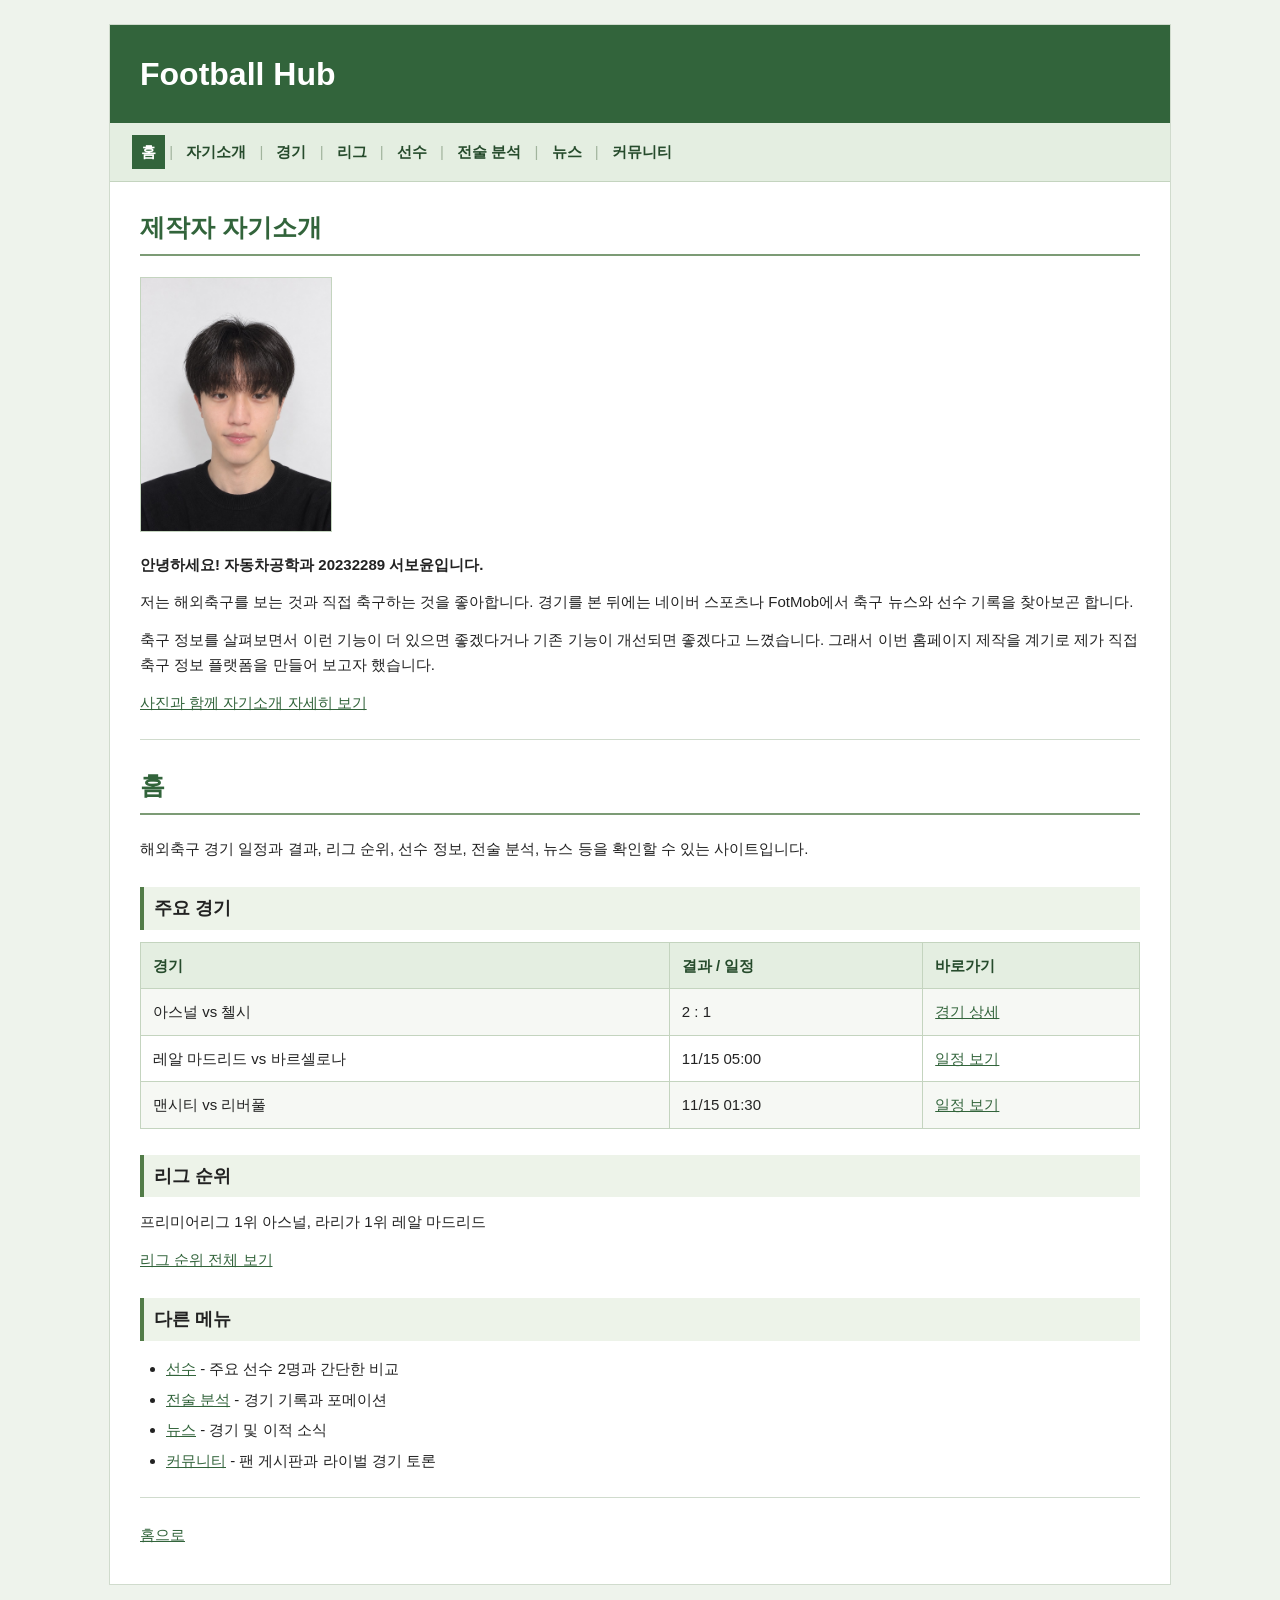
<file: index.html>
<!DOCTYPE html>
<html lang="ko">
<head>
    <meta charset="UTF-8">
    <meta name="viewport" content="width=device-width, initial-scale=1.0">
    <title>홈 - Football Hub</title>
    <link rel="stylesheet" href="style.css">
</head>
<body>
    <h1>Football Hub</h1>
    <p class="menu"><a href="index.html" aria-current="page">홈</a> | <a href="about.html">자기소개</a> | <a href="matches.html">경기</a> | <a href="leagues.html">리그</a> | <a href="players.html">선수</a> | <a href="tactics.html">전술 분석</a> | <a href="news.html">뉴스</a> | <a href="community.html">커뮤니티</a></p>
    <hr>
    <h2>제작자 자기소개</h2>
    <p><img src="images/seoboyun-profile.jpg" alt="Football Hub 제작자 서보윤의 프로필 사진" width="190" style="max-width:100%; height:auto;"></p>
    <p><b>안녕하세요! 자동차공학과 20232289 서보윤입니다.</b></p>
    <p>저는 해외축구를 보는 것과 직접 축구하는 것을 좋아합니다. 경기를 본 뒤에는 네이버 스포츠나 FotMob에서 축구 뉴스와 선수 기록을 찾아보곤 합니다.</p>
    <p>축구 정보를 살펴보면서 이런 기능이 더 있으면 좋겠다거나 기존 기능이 개선되면 좋겠다고 느꼈습니다. 그래서 이번 홈페이지 제작을 계기로 제가 직접 축구 정보 플랫폼을 만들어 보고자 했습니다.</p>
    <p><a href="about.html">사진과 함께 자기소개 자세히 보기</a></p>
    <hr>
    <h2>홈</h2>
    <p>해외축구 경기 일정과 결과, 리그 순위, 선수 정보, 전술 분석, 뉴스 등을 확인할 수 있는 사이트입니다.</p>
<h3>주요 경기</h3>
<table border="1" cellspacing="0" cellpadding="6">
<tr><th bgcolor="#eeeeee">경기</th><th bgcolor="#eeeeee">결과 / 일정</th><th bgcolor="#eeeeee">바로가기</th></tr>
<tr><td>아스널 vs 첼시</td><td>2 : 1</td><td><a href="match-detail.html">경기 상세</a></td></tr><tr><td>레알 마드리드 vs 바르셀로나</td><td>11/15 05:00</td><td><a href="matches.html#clasico">일정 보기</a></td></tr><tr><td>맨시티 vs 리버풀</td><td>11/15 01:30</td><td><a href="matches.html#city">일정 보기</a></td></tr>
</table>
<h3>리그 순위</h3>
<p>프리미어리그 1위 아스널, 라리가 1위 레알 마드리드</p>
<p><a href="leagues.html">리그 순위 전체 보기</a></p>
<h3>다른 메뉴</h3>
<ul>
    <li><a href="players.html">선수</a> - 주요 선수 2명과 간단한 비교</li>
    <li><a href="tactics.html">전술 분석</a> - 경기 기록과 포메이션</li>
    <li><a href="news.html">뉴스</a> - 경기 및 이적 소식</li>
    <li><a href="community.html">커뮤니티</a> - 팬 게시판과 라이벌 경기 토론</li>
</ul>
    <hr>
    <p><a href="index.html">홈으로</a></p>
</body>
</html>
</file>
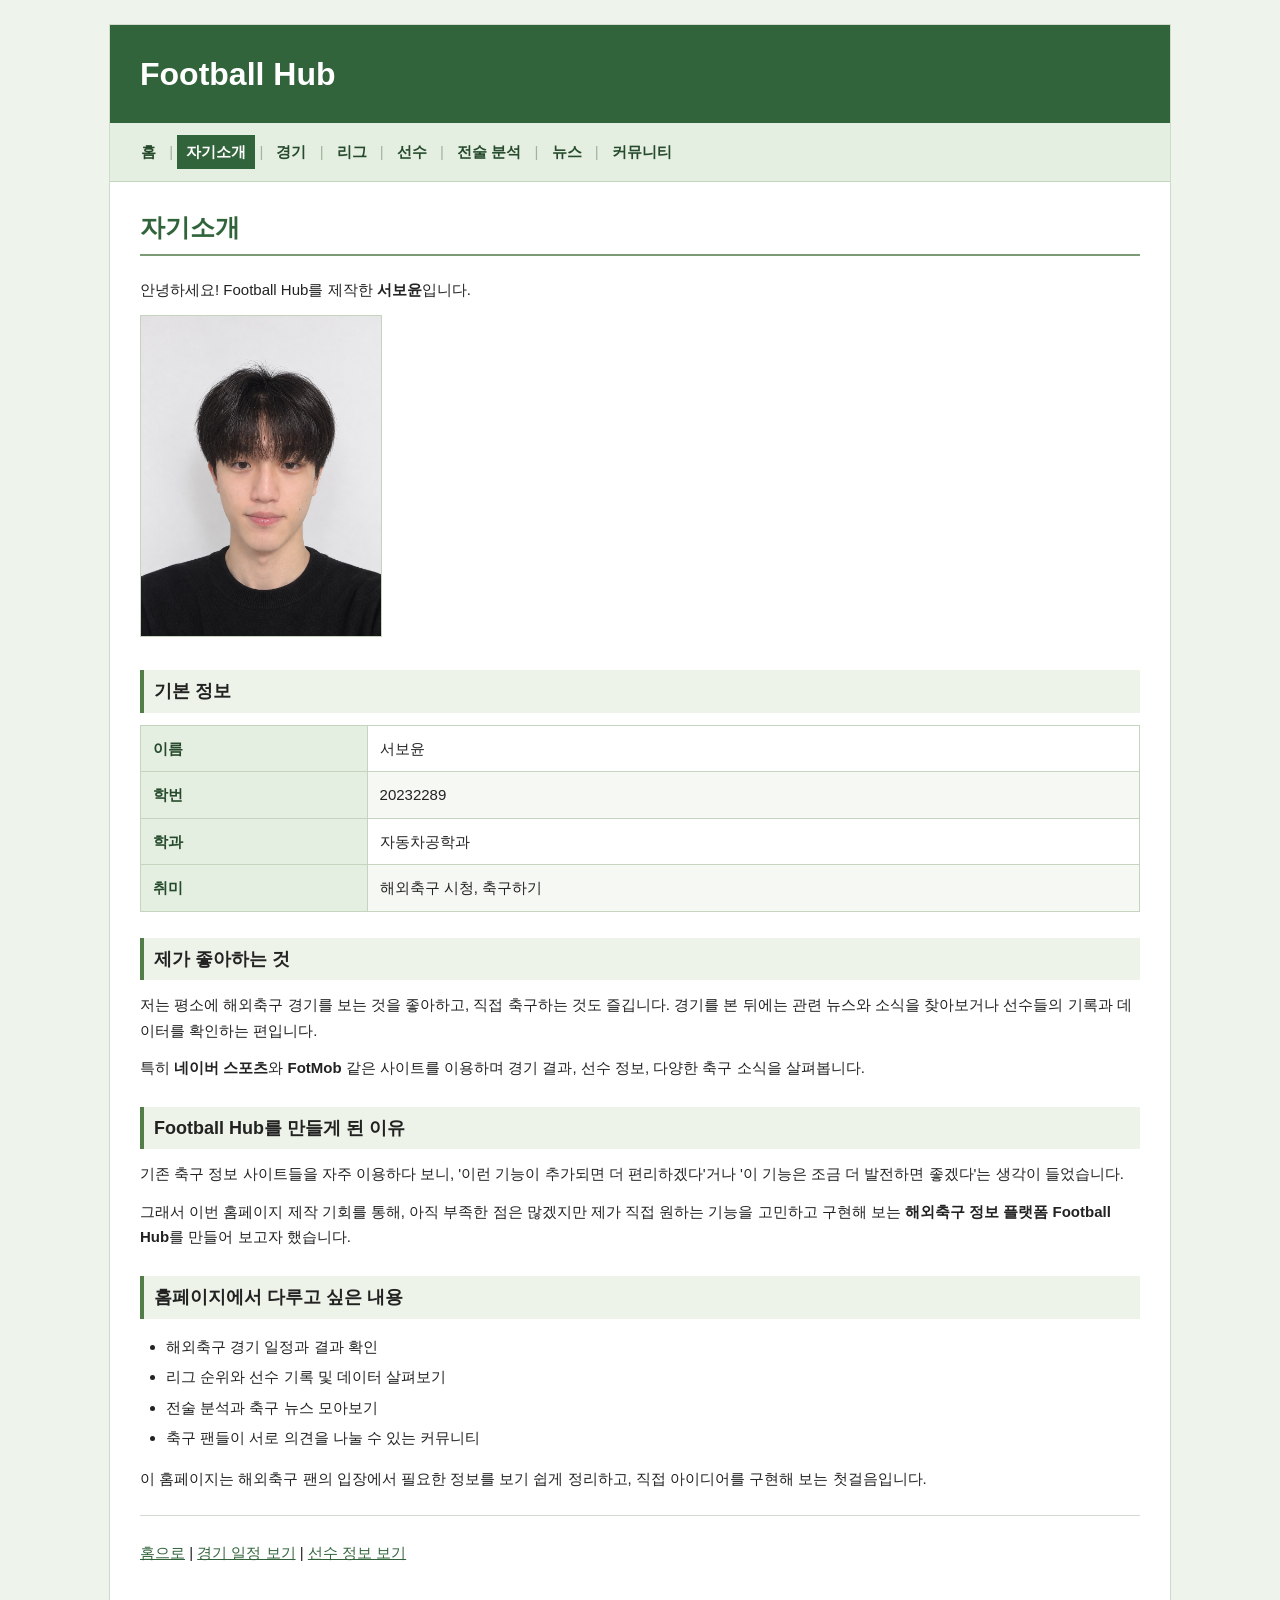
<file: about.html>
<!DOCTYPE html>
<html lang="ko">
<head>
    <meta charset="UTF-8">
    <meta name="viewport" content="width=device-width, initial-scale=1.0">
    <title>자기소개 - Football Hub</title>
    <link rel="stylesheet" href="style.css">
</head>
<body>
    <h1>Football Hub</h1>
    <p class="menu"><a href="index.html">홈</a> | <a href="about.html" aria-current="page">자기소개</a> | <a href="matches.html">경기</a> | <a href="leagues.html">리그</a> | <a href="players.html">선수</a> | <a href="tactics.html">전술 분석</a> | <a href="news.html">뉴스</a> | <a href="community.html">커뮤니티</a></p>
    <hr>
    <h2>자기소개</h2>
    <p>안녕하세요! Football Hub를 제작한 <b>서보윤</b>입니다.</p>
    <p><img src="images/seoboyun-profile.jpg" alt="서보윤 프로필 사진" width="240" style="max-width:100%; height:auto;"></p>

    <h3>기본 정보</h3>
    <table border="1" cellspacing="0" cellpadding="8">
        <tr><th bgcolor="#eeeeee" scope="row">이름</th><td>서보윤</td></tr>
        <tr><th bgcolor="#eeeeee" scope="row">학번</th><td>20232289</td></tr>
        <tr><th bgcolor="#eeeeee" scope="row">학과</th><td>자동차공학과</td></tr>
        <tr><th bgcolor="#eeeeee" scope="row">취미</th><td>해외축구 시청, 축구하기</td></tr>
    </table>

    <h3>제가 좋아하는 것</h3>
    <p>저는 평소에 해외축구 경기를 보는 것을 좋아하고, 직접 축구하는 것도 즐깁니다. 경기를 본 뒤에는 관련 뉴스와 소식을 찾아보거나 선수들의 기록과 데이터를 확인하는 편입니다.</p>
    <p>특히 <b>네이버 스포츠</b>와 <b>FotMob</b> 같은 사이트를 이용하며 경기 결과, 선수 정보, 다양한 축구 소식을 살펴봅니다.</p>

    <h3>Football Hub를 만들게 된 이유</h3>
    <p>기존 축구 정보 사이트들을 자주 이용하다 보니, '이런 기능이 추가되면 더 편리하겠다'거나 '이 기능은 조금 더 발전하면 좋겠다'는 생각이 들었습니다.</p>
    <p>그래서 이번 홈페이지 제작 기회를 통해, 아직 부족한 점은 많겠지만 제가 직접 원하는 기능을 고민하고 구현해 보는 <b>해외축구 정보 플랫폼 Football Hub</b>를 만들어 보고자 했습니다.</p>

    <h3>홈페이지에서 다루고 싶은 내용</h3>
    <ul>
        <li>해외축구 경기 일정과 결과 확인</li>
        <li>리그 순위와 선수 기록 및 데이터 살펴보기</li>
        <li>전술 분석과 축구 뉴스 모아보기</li>
        <li>축구 팬들이 서로 의견을 나눌 수 있는 커뮤니티</li>
    </ul>
    <p>이 홈페이지는 해외축구 팬의 입장에서 필요한 정보를 보기 쉽게 정리하고, 직접 아이디어를 구현해 보는 첫걸음입니다.</p>

    <hr>
    <p><a href="index.html">홈으로</a> | <a href="matches.html">경기 일정 보기</a> | <a href="players.html">선수 정보 보기</a></p>
</body>
</html>
</file>
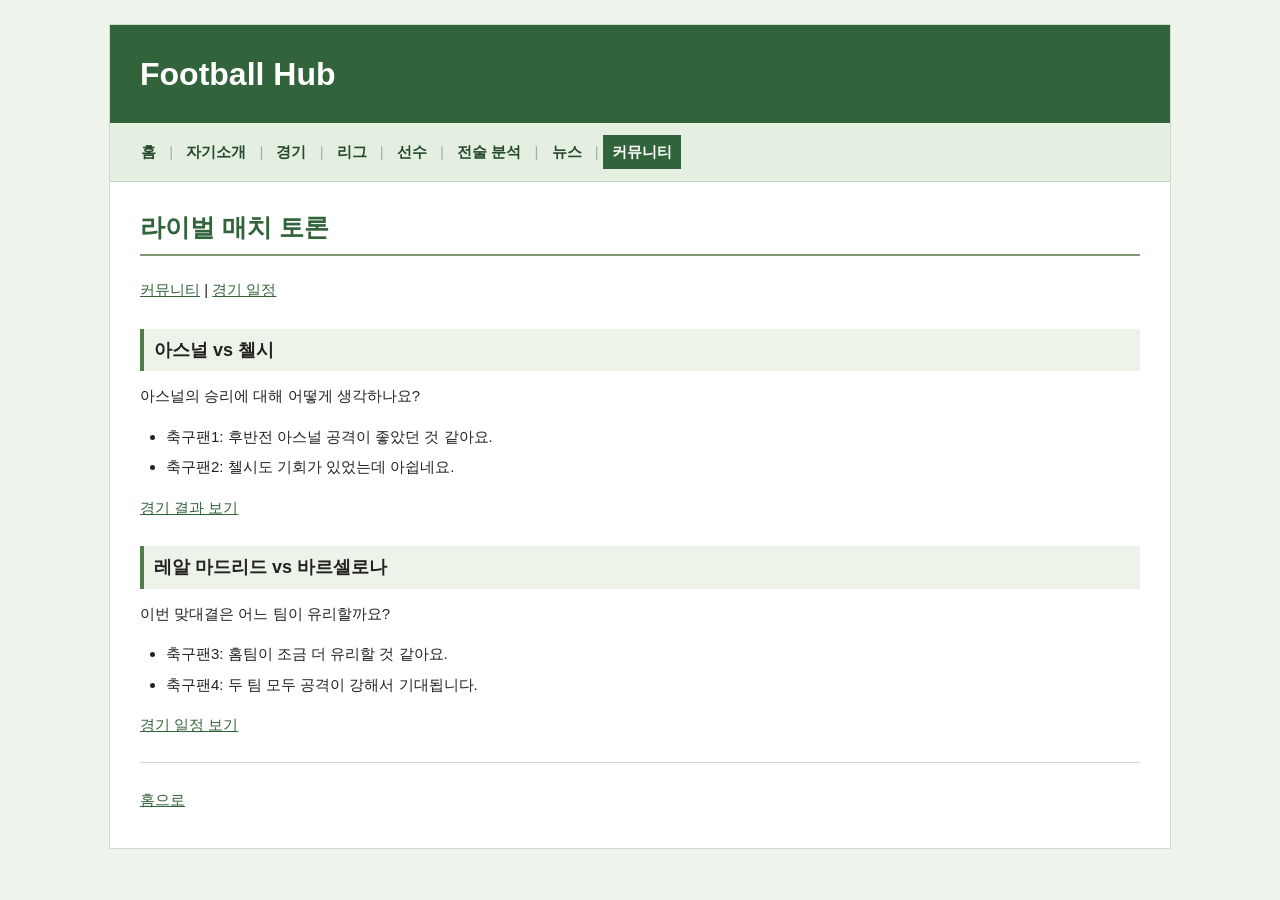
<file: community-rival.html>
<!DOCTYPE html>
<html lang="ko">
<head>
    <meta charset="UTF-8">
    <meta name="viewport" content="width=device-width, initial-scale=1.0">
    <title>라이벌 매치 토론 - Football Hub</title>
    <link rel="stylesheet" href="style.css">
</head>
<body>
    <h1>Football Hub</h1>
    <p class="menu"><a href="index.html">홈</a> | <a href="about.html">자기소개</a> | <a href="matches.html">경기</a> | <a href="leagues.html">리그</a> | <a href="players.html">선수</a> | <a href="tactics.html">전술 분석</a> | <a href="news.html">뉴스</a> | <a href="community.html" aria-current="page">커뮤니티</a></p>
    <hr>
    <h2>라이벌 매치 토론</h2>
    <p><a href="community.html">커뮤니티</a> | <a href="matches.html">경기 일정</a></p>
<h3 id="london">아스널 vs 첼시</h3>
<p>아스널의 승리에 대해 어떻게 생각하나요?</p>
<ul>
    <li>축구팬1: 후반전 아스널 공격이 좋았던 것 같아요.</li>
    <li>축구팬2: 첼시도 기회가 있었는데 아쉽네요.</li>
</ul>
<p><a href="match-detail.html">경기 결과 보기</a></p>
<h3 id="clasico">레알 마드리드 vs 바르셀로나</h3>
<p>이번 맞대결은 어느 팀이 유리할까요?</p>
<ul>
    <li>축구팬3: 홈팀이 조금 더 유리할 것 같아요.</li>
    <li>축구팬4: 두 팀 모두 공격이 강해서 기대됩니다.</li>
</ul>
<p><a href="matches.html#clasico">경기 일정 보기</a></p>
    <hr>
    <p><a href="index.html">홈으로</a></p>
</body>
</html>
</file>
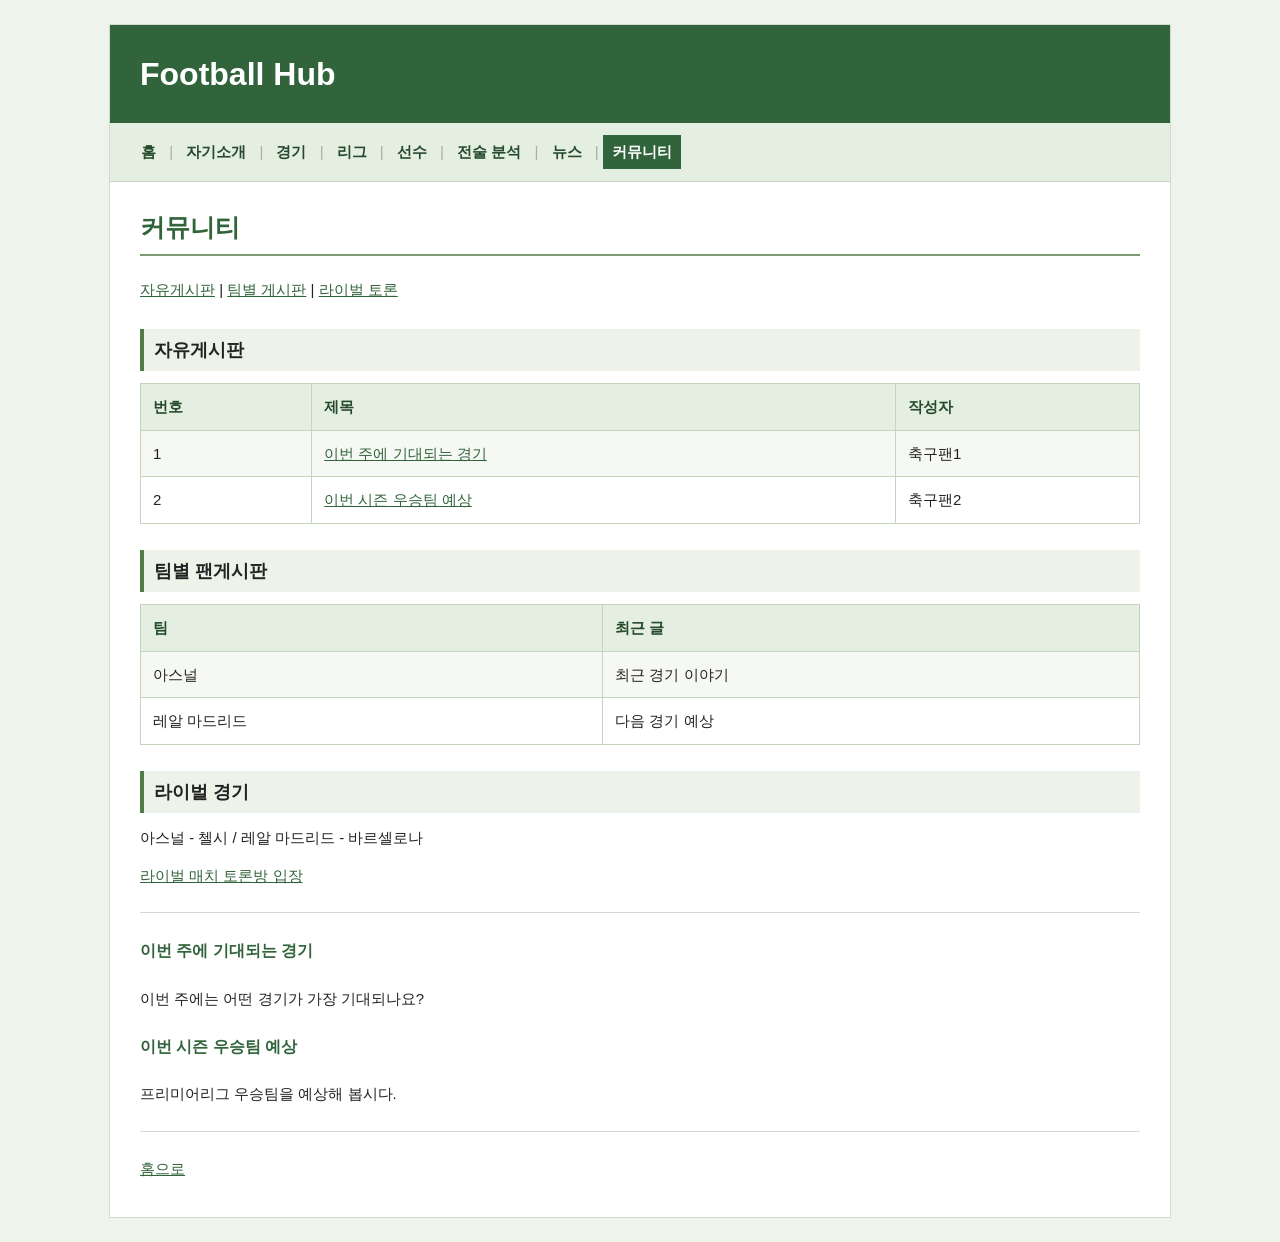
<file: community.html>
<!DOCTYPE html>
<html lang="ko">
<head>
    <meta charset="UTF-8">
    <meta name="viewport" content="width=device-width, initial-scale=1.0">
    <title>커뮤니티 - Football Hub</title>
    <link rel="stylesheet" href="style.css">
</head>
<body>
    <h1>Football Hub</h1>
    <p class="menu"><a href="index.html">홈</a> | <a href="about.html">자기소개</a> | <a href="matches.html">경기</a> | <a href="leagues.html">리그</a> | <a href="players.html">선수</a> | <a href="tactics.html">전술 분석</a> | <a href="news.html">뉴스</a> | <a href="community.html" aria-current="page">커뮤니티</a></p>
    <hr>
    <h2>커뮤니티</h2>
    <p><a href="#free">자유게시판</a> | <a href="#team">팀별 게시판</a> | <a href="community-rival.html">라이벌 토론</a></p>
<h3 id="free">자유게시판</h3>
<table border="1" cellspacing="0" cellpadding="6">
<tr><th bgcolor="#eeeeee">번호</th><th bgcolor="#eeeeee">제목</th><th bgcolor="#eeeeee">작성자</th></tr>
<tr><td>1</td><td><a href="#post1">이번 주에 기대되는 경기</a></td><td>축구팬1</td></tr><tr><td>2</td><td><a href="#post2">이번 시즌 우승팀 예상</a></td><td>축구팬2</td></tr>
</table>
<h3 id="team">팀별 팬게시판</h3>
<table border="1" cellspacing="0" cellpadding="6">
<tr><th bgcolor="#eeeeee">팀</th><th bgcolor="#eeeeee">최근 글</th></tr>
<tr><td>아스널</td><td>최근 경기 이야기</td></tr><tr><td>레알 마드리드</td><td>다음 경기 예상</td></tr>
</table>
<h3>라이벌 경기</h3>
<p>아스널 - 첼시 / 레알 마드리드 - 바르셀로나</p>
<p><a href="community-rival.html">라이벌 매치 토론방 입장</a></p>
<hr>
<h4 id="post1">이번 주에 기대되는 경기</h4>
<p>이번 주에는 어떤 경기가 가장 기대되나요?</p>
<h4 id="post2">이번 시즌 우승팀 예상</h4>
<p>프리미어리그 우승팀을 예상해 봅시다.</p>
    <hr>
    <p><a href="index.html">홈으로</a></p>
</body>
</html>
</file>
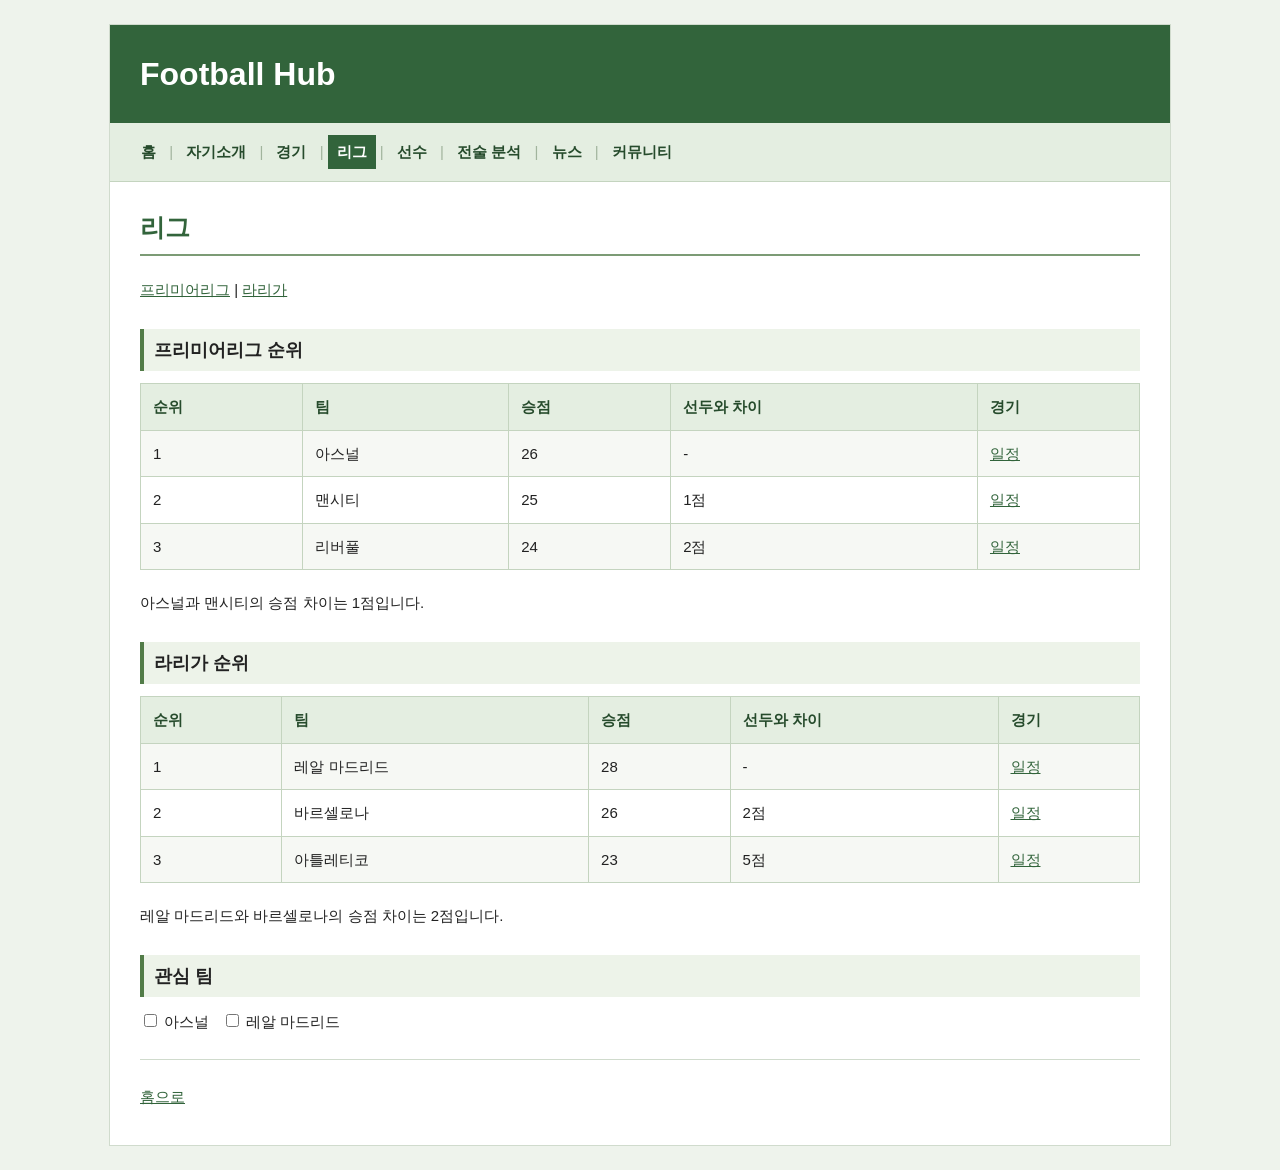
<file: leagues.html>
<!DOCTYPE html>
<html lang="ko">
<head>
    <meta charset="UTF-8">
    <meta name="viewport" content="width=device-width, initial-scale=1.0">
    <title>리그 - Football Hub</title>
    <link rel="stylesheet" href="style.css">
</head>
<body>
    <h1>Football Hub</h1>
    <p class="menu"><a href="index.html">홈</a> | <a href="about.html">자기소개</a> | <a href="matches.html">경기</a> | <a href="leagues.html" aria-current="page">리그</a> | <a href="players.html">선수</a> | <a href="tactics.html">전술 분석</a> | <a href="news.html">뉴스</a> | <a href="community.html">커뮤니티</a></p>
    <hr>
    <h2>리그</h2>
    <p><a href="#premier">프리미어리그</a> | <a href="#laliga">라리가</a></p>
<h3 id="premier">프리미어리그 순위</h3>
<table border="1" cellspacing="0" cellpadding="6">
<tr><th bgcolor="#eeeeee">순위</th><th bgcolor="#eeeeee">팀</th><th bgcolor="#eeeeee">승점</th><th bgcolor="#eeeeee">선두와 차이</th><th bgcolor="#eeeeee">경기</th></tr>
<tr><td>1</td><td>아스널</td><td>26</td><td>-</td><td><a href="matches.html#arsenal">일정</a></td></tr><tr><td>2</td><td>맨시티</td><td>25</td><td>1점</td><td><a href="matches.html#city">일정</a></td></tr><tr><td>3</td><td>리버풀</td><td>24</td><td>2점</td><td><a href="matches.html#city">일정</a></td></tr>
</table>
<p>아스널과 맨시티의 승점 차이는 1점입니다.</p>
<h3 id="laliga">라리가 순위</h3>
<table border="1" cellspacing="0" cellpadding="6">
<tr><th bgcolor="#eeeeee">순위</th><th bgcolor="#eeeeee">팀</th><th bgcolor="#eeeeee">승점</th><th bgcolor="#eeeeee">선두와 차이</th><th bgcolor="#eeeeee">경기</th></tr>
<tr><td>1</td><td>레알 마드리드</td><td>28</td><td>-</td><td><a href="matches.html#clasico">일정</a></td></tr><tr><td>2</td><td>바르셀로나</td><td>26</td><td>2점</td><td><a href="matches.html#clasico">일정</a></td></tr><tr><td>3</td><td>아틀레티코</td><td>23</td><td>5점</td><td><a href="matches.html#laliga">일정</a></td></tr>
</table>
<p>레알 마드리드와 바르셀로나의 승점 차이는 2점입니다.</p>
<h3>관심 팀</h3>
<p><label><input type="checkbox"> 아스널</label> &nbsp; <label><input type="checkbox"> 레알 마드리드</label></p>
    <hr>
    <p><a href="index.html">홈으로</a></p>
</body>
</html>
</file>
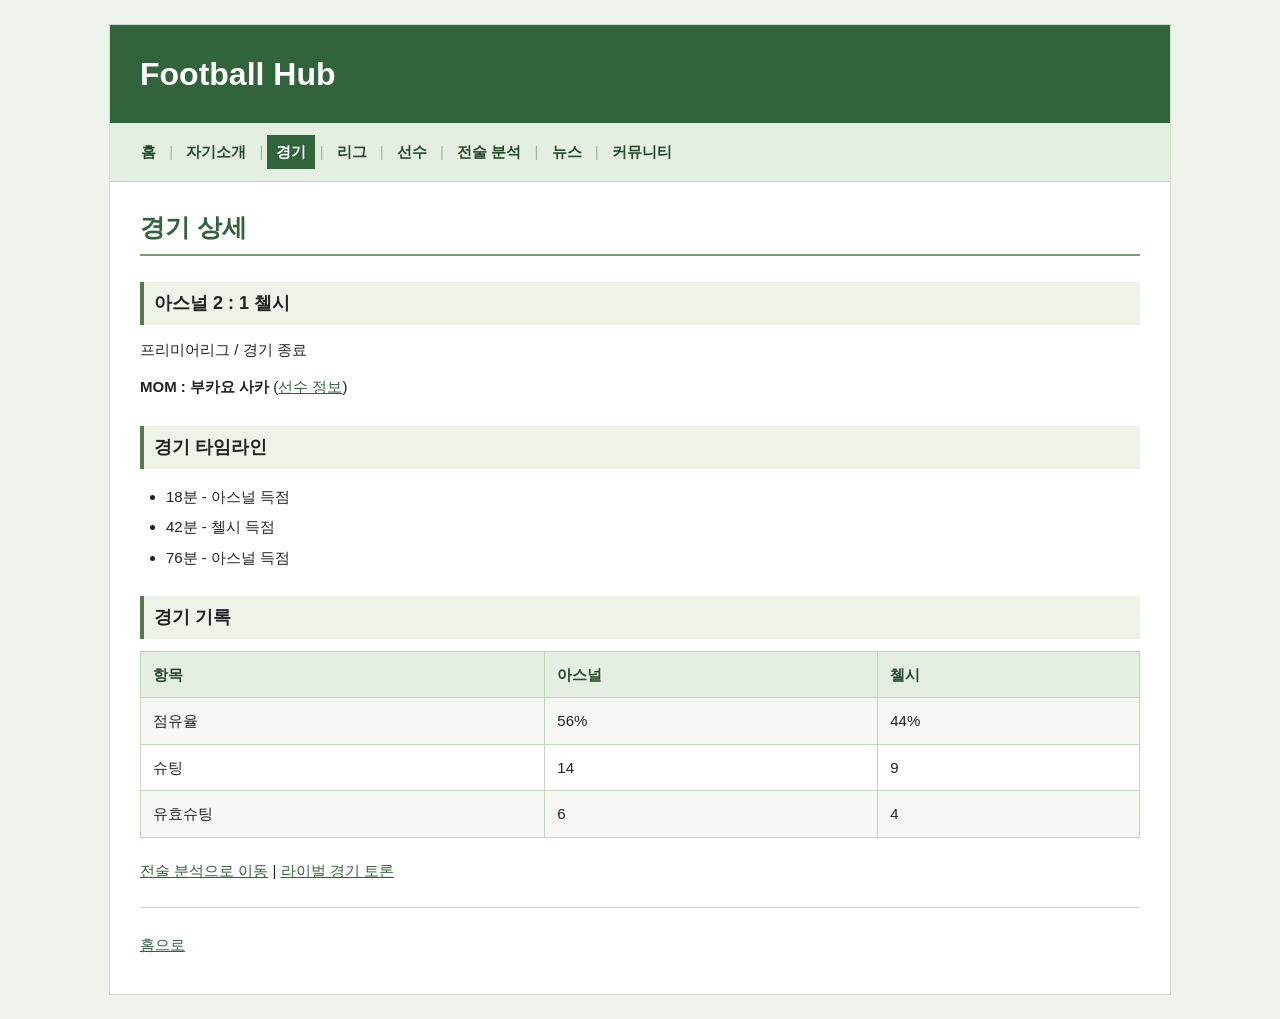
<file: match-detail.html>
<!DOCTYPE html>
<html lang="ko">
<head>
    <meta charset="UTF-8">
    <meta name="viewport" content="width=device-width, initial-scale=1.0">
    <title>경기 상세 - Football Hub</title>
    <link rel="stylesheet" href="style.css">
</head>
<body>
    <h1>Football Hub</h1>
    <p class="menu"><a href="index.html">홈</a> | <a href="about.html">자기소개</a> | <a href="matches.html" aria-current="page">경기</a> | <a href="leagues.html">리그</a> | <a href="players.html">선수</a> | <a href="tactics.html">전술 분석</a> | <a href="news.html">뉴스</a> | <a href="community.html">커뮤니티</a></p>
    <hr>
    <h2>경기 상세</h2>
    <h3>아스널 2 : 1 첼시</h3>
<p>프리미어리그 / 경기 종료</p>
<p><b>MOM : 부카요 사카</b> (<a href="players.html#saka">선수 정보</a>)</p>
<h3>경기 타임라인</h3>
<ul>
    <li>18분 - 아스널 득점</li>
    <li>42분 - 첼시 득점</li>
    <li>76분 - 아스널 득점</li>
</ul>
<h3>경기 기록</h3>
<table border="1" cellspacing="0" cellpadding="6">
<tr><th bgcolor="#eeeeee">항목</th><th bgcolor="#eeeeee">아스널</th><th bgcolor="#eeeeee">첼시</th></tr>
<tr><td>점유율</td><td>56%</td><td>44%</td></tr><tr><td>슈팅</td><td>14</td><td>9</td></tr><tr><td>유효슈팅</td><td>6</td><td>4</td></tr>
</table>
<p><a href="tactics.html">전술 분석으로 이동</a> | <a href="community-rival.html#london">라이벌 경기 토론</a></p>
    <hr>
    <p><a href="index.html">홈으로</a></p>
</body>
</html>
</file>
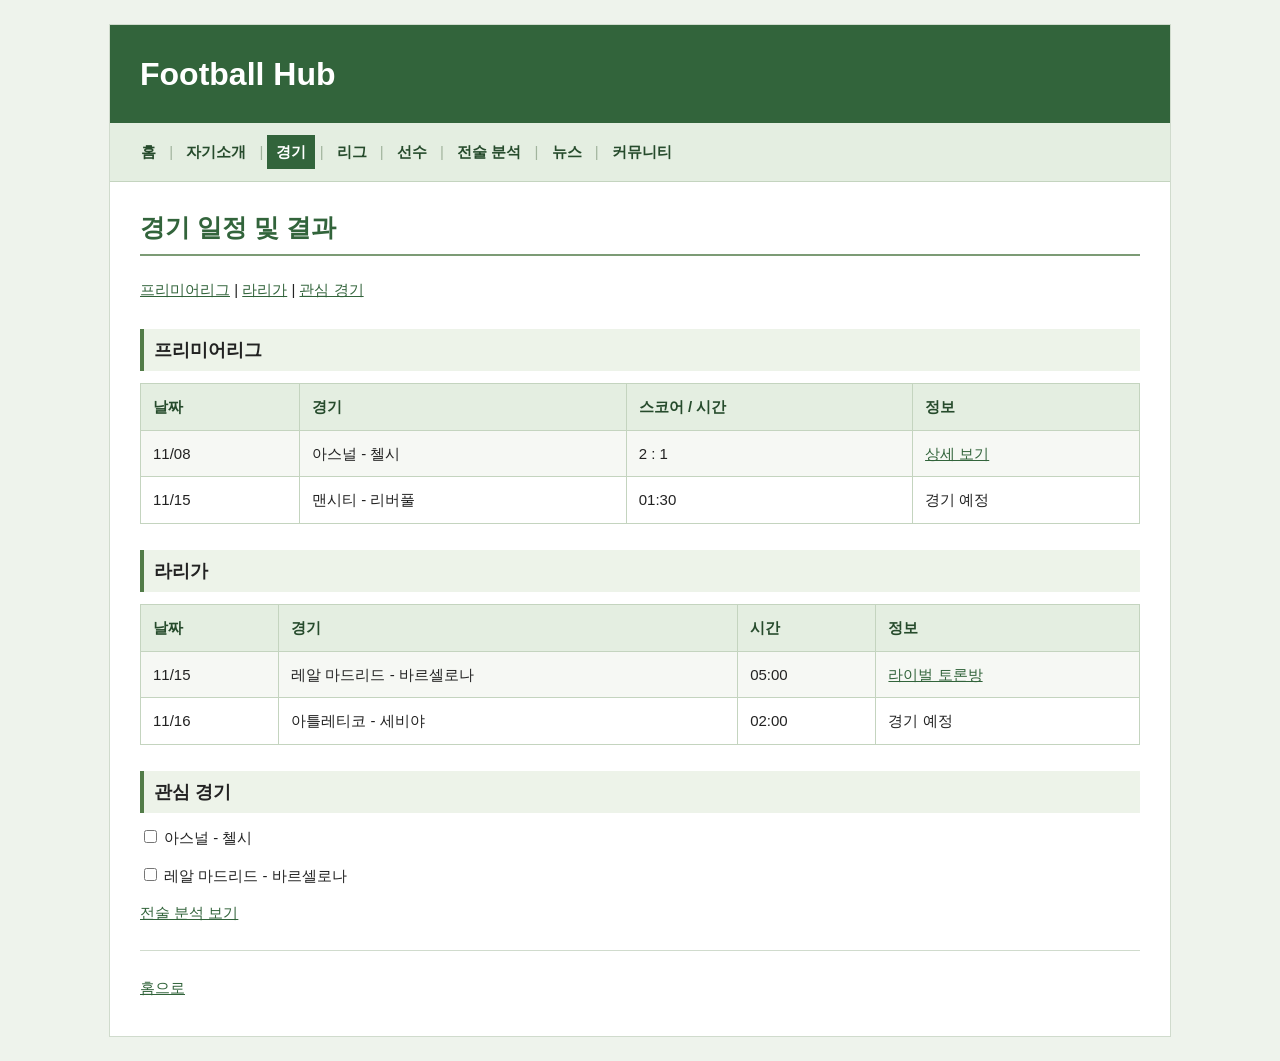
<file: matches.html>
<!DOCTYPE html>
<html lang="ko">
<head>
    <meta charset="UTF-8">
    <meta name="viewport" content="width=device-width, initial-scale=1.0">
    <title>경기 일정 및 결과 - Football Hub</title>
    <link rel="stylesheet" href="style.css">
</head>
<body>
    <h1>Football Hub</h1>
    <p class="menu"><a href="index.html">홈</a> | <a href="about.html">자기소개</a> | <a href="matches.html" aria-current="page">경기</a> | <a href="leagues.html">리그</a> | <a href="players.html">선수</a> | <a href="tactics.html">전술 분석</a> | <a href="news.html">뉴스</a> | <a href="community.html">커뮤니티</a></p>
    <hr>
    <h2>경기 일정 및 결과</h2>
    <p><a href="#epl">프리미어리그</a> | <a href="#laliga">라리가</a> | <a href="#favorite">관심 경기</a></p>
<h3 id="epl">프리미어리그</h3>
<table border="1" cellspacing="0" cellpadding="6">
<tr><th bgcolor="#eeeeee">날짜</th><th bgcolor="#eeeeee">경기</th><th bgcolor="#eeeeee">스코어 / 시간</th><th bgcolor="#eeeeee">정보</th></tr>
<tr><td>11/08</td><td><span id="arsenal">아스널 - 첼시</span></td><td>2 : 1</td><td><a href="match-detail.html">상세 보기</a></td></tr><tr><td>11/15</td><td><span id="city">맨시티 - 리버풀</span></td><td>01:30</td><td>경기 예정</td></tr>
</table>
<h3 id="laliga">라리가</h3>
<table border="1" cellspacing="0" cellpadding="6">
<tr><th bgcolor="#eeeeee">날짜</th><th bgcolor="#eeeeee">경기</th><th bgcolor="#eeeeee">시간</th><th bgcolor="#eeeeee">정보</th></tr>
<tr><td>11/15</td><td><span id="clasico">레알 마드리드 - 바르셀로나</span></td><td>05:00</td><td><a href="community-rival.html#clasico">라이벌 토론방</a></td></tr><tr><td>11/16</td><td>아틀레티코 - 세비야</td><td>02:00</td><td>경기 예정</td></tr>
</table>
<h3 id="favorite">관심 경기</h3>
<p><label><input type="checkbox"> 아스널 - 첼시</label></p>
<p><label><input type="checkbox"> 레알 마드리드 - 바르셀로나</label></p>
<p><a href="tactics.html">전술 분석 보기</a></p>
    <hr>
    <p><a href="index.html">홈으로</a></p>
</body>
</html>
</file>
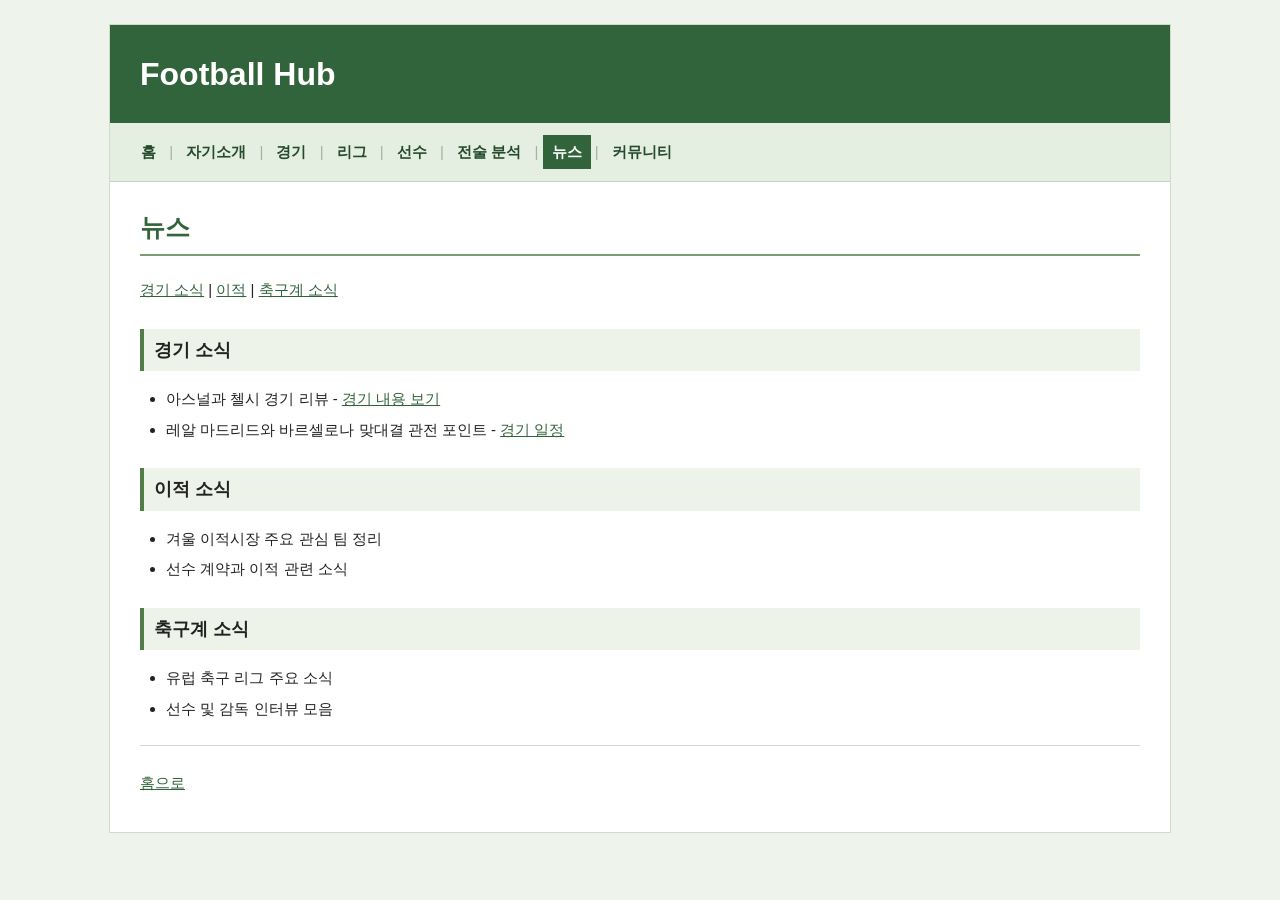
<file: news.html>
<!DOCTYPE html>
<html lang="ko">
<head>
    <meta charset="UTF-8">
    <meta name="viewport" content="width=device-width, initial-scale=1.0">
    <title>뉴스 - Football Hub</title>
    <link rel="stylesheet" href="style.css">
</head>
<body>
    <h1>Football Hub</h1>
    <p class="menu"><a href="index.html">홈</a> | <a href="about.html">자기소개</a> | <a href="matches.html">경기</a> | <a href="leagues.html">리그</a> | <a href="players.html">선수</a> | <a href="tactics.html">전술 분석</a> | <a href="news.html" aria-current="page">뉴스</a> | <a href="community.html">커뮤니티</a></p>
    <hr>
    <h2>뉴스</h2>
    <p><a href="#match">경기 소식</a> | <a href="#transfer">이적</a> | <a href="#other">축구계 소식</a></p>
<h3 id="match">경기 소식</h3>
<ul>
    <li>아스널과 첼시 경기 리뷰 - <a href="match-detail.html">경기 내용 보기</a></li>
    <li>레알 마드리드와 바르셀로나 맞대결 관전 포인트 - <a href="matches.html#clasico">경기 일정</a></li>
</ul>
<h3 id="transfer">이적 소식</h3>
<ul>
    <li>겨울 이적시장 주요 관심 팀 정리</li>
    <li>선수 계약과 이적 관련 소식</li>
</ul>
<h3 id="other">축구계 소식</h3>
<ul>
    <li>유럽 축구 리그 주요 소식</li>
    <li>선수 및 감독 인터뷰 모음</li>
</ul>
    <hr>
    <p><a href="index.html">홈으로</a></p>
</body>
</html>
</file>
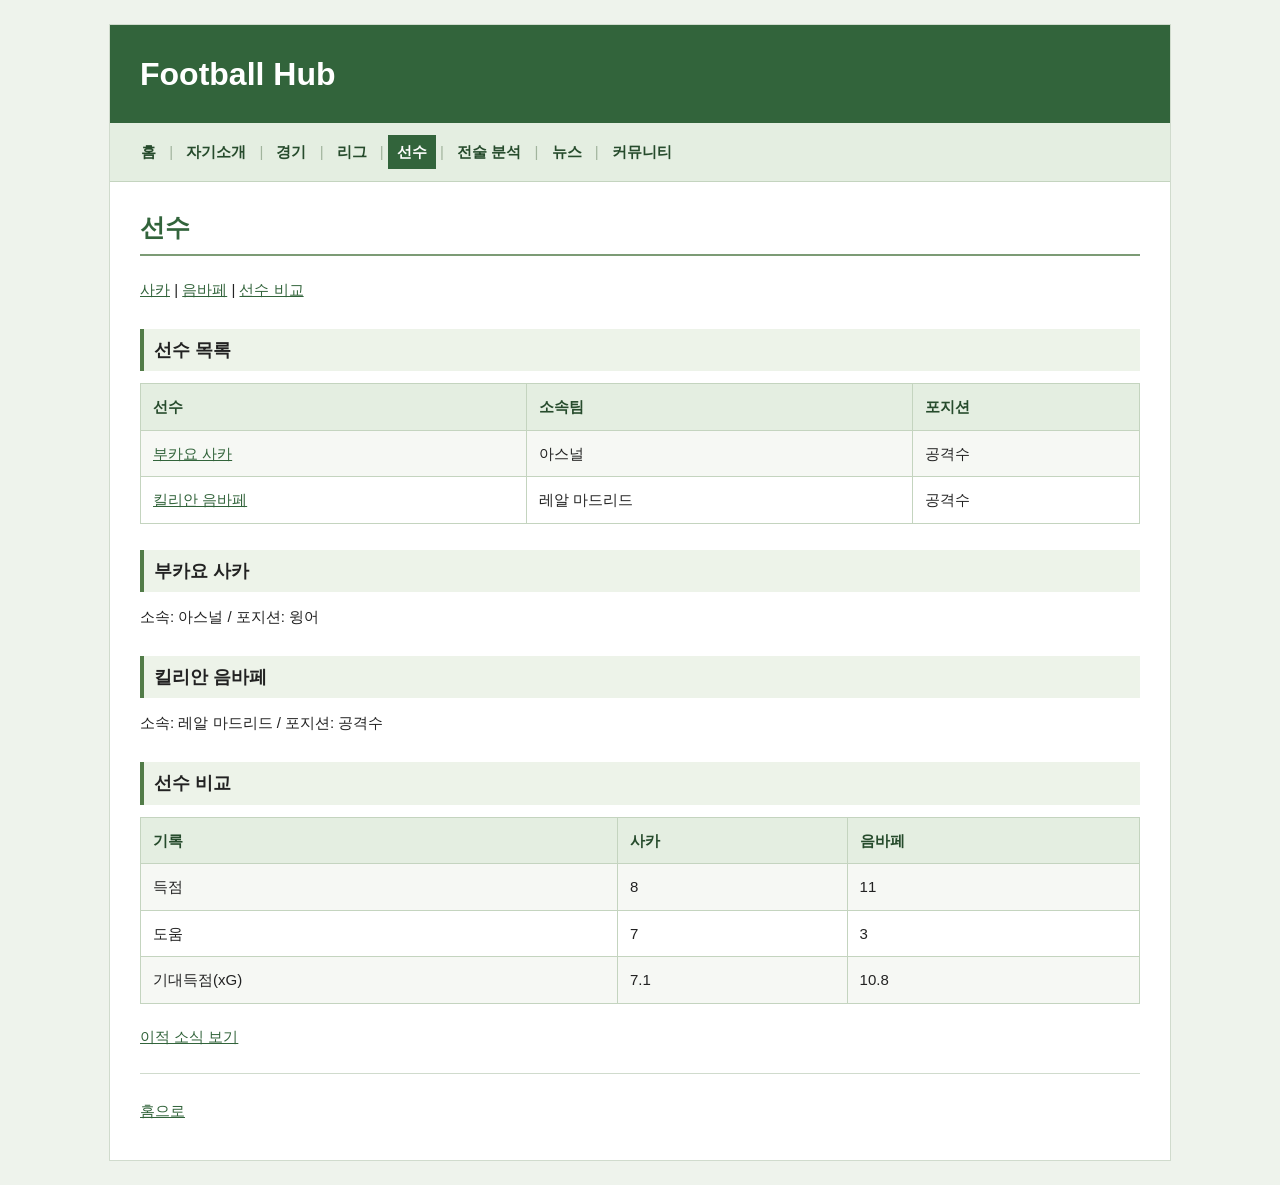
<file: players.html>
<!DOCTYPE html>
<html lang="ko">
<head>
    <meta charset="UTF-8">
    <meta name="viewport" content="width=device-width, initial-scale=1.0">
    <title>선수 - Football Hub</title>
    <link rel="stylesheet" href="style.css">
</head>
<body>
    <h1>Football Hub</h1>
    <p class="menu"><a href="index.html">홈</a> | <a href="about.html">자기소개</a> | <a href="matches.html">경기</a> | <a href="leagues.html">리그</a> | <a href="players.html" aria-current="page">선수</a> | <a href="tactics.html">전술 분석</a> | <a href="news.html">뉴스</a> | <a href="community.html">커뮤니티</a></p>
    <hr>
    <h2>선수</h2>
    <p><a href="#saka">사카</a> | <a href="#mbappe">음바페</a> | <a href="#compare">선수 비교</a></p>
<h3>선수 목록</h3>
<table border="1" cellspacing="0" cellpadding="6">
<tr><th bgcolor="#eeeeee">선수</th><th bgcolor="#eeeeee">소속팀</th><th bgcolor="#eeeeee">포지션</th></tr>
<tr><td><a href="#saka">부카요 사카</a></td><td>아스널</td><td>공격수</td></tr><tr><td><a href="#mbappe">킬리안 음바페</a></td><td>레알 마드리드</td><td>공격수</td></tr>
</table>
<h3 id="saka">부카요 사카</h3>
<p>소속: 아스널 / 포지션: 윙어</p>
<h3 id="mbappe">킬리안 음바페</h3>
<p>소속: 레알 마드리드 / 포지션: 공격수</p>
<h3 id="compare">선수 비교</h3>
<table border="1" cellspacing="0" cellpadding="6">
<tr><th bgcolor="#eeeeee">기록</th><th bgcolor="#eeeeee">사카</th><th bgcolor="#eeeeee">음바페</th></tr>
<tr><td>득점</td><td>8</td><td>11</td></tr><tr><td>도움</td><td>7</td><td>3</td></tr><tr><td>기대득점(xG)</td><td>7.1</td><td>10.8</td></tr>
</table>
<p><a href="news.html#transfer">이적 소식 보기</a></p>
    <hr>
    <p><a href="index.html">홈으로</a></p>
</body>
</html>
</file>
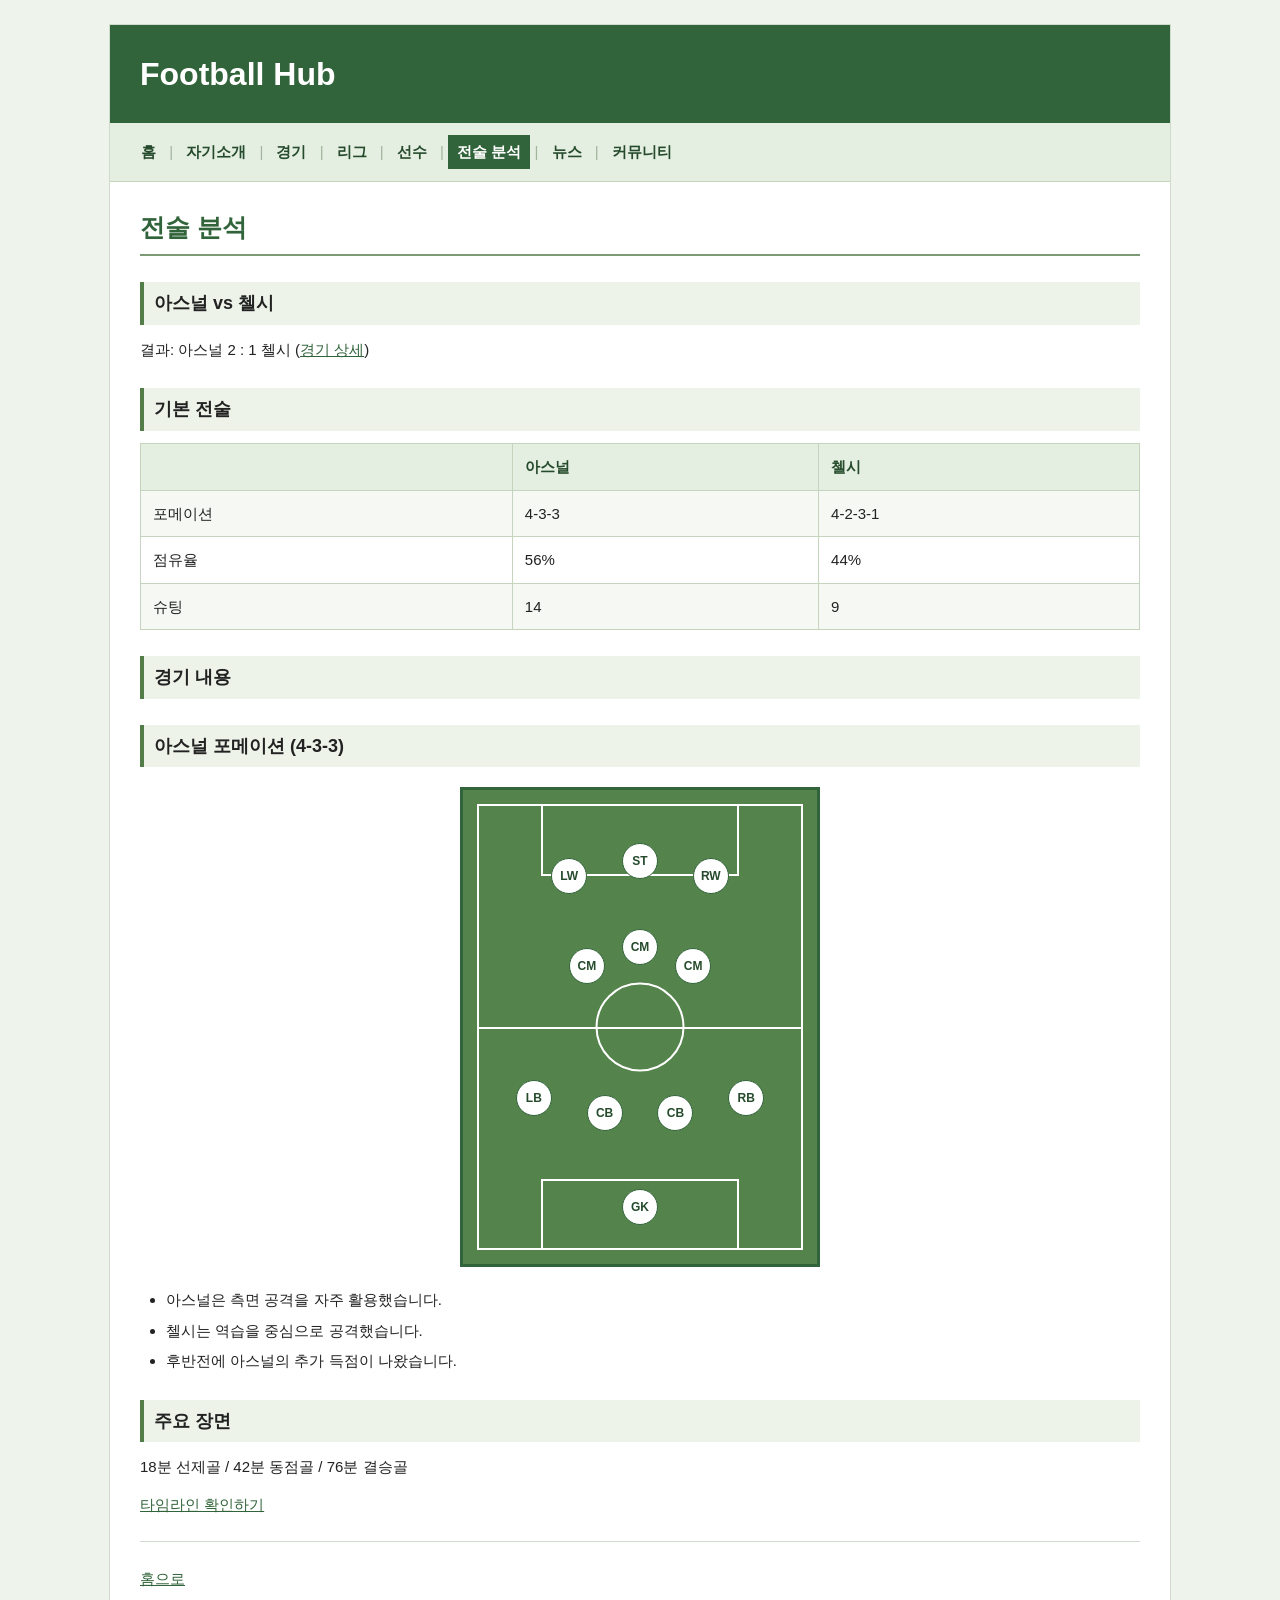
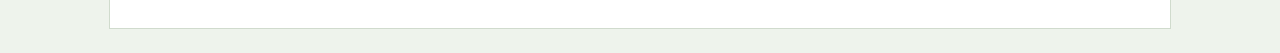
<file: tactics.html>
<!DOCTYPE html>
<html lang="ko">
<head>
    <meta charset="UTF-8">
    <meta name="viewport" content="width=device-width, initial-scale=1.0">
    <title>전술 분석 - Football Hub</title>
    <link rel="stylesheet" href="style.css">
</head>
<body>
    <h1>Football Hub</h1>
    <p class="menu"><a href="index.html">홈</a> | <a href="about.html">자기소개</a> | <a href="matches.html">경기</a> | <a href="leagues.html">리그</a> | <a href="players.html">선수</a> | <a href="tactics.html" aria-current="page">전술 분석</a> | <a href="news.html">뉴스</a> | <a href="community.html">커뮤니티</a></p>
    <hr>
    <h2>전술 분석</h2>
    <h3>아스널 vs 첼시</h3>
<p>결과: 아스널 2 : 1 첼시 (<a href="match-detail.html">경기 상세</a>)</p>
<h3>기본 전술</h3>
<table border="1" cellspacing="0" cellpadding="6">
<tr><th bgcolor="#eeeeee"></th><th bgcolor="#eeeeee">아스널</th><th bgcolor="#eeeeee">첼시</th></tr>
<tr><td>포메이션</td><td>4-3-3</td><td>4-2-3-1</td></tr><tr><td>점유율</td><td>56%</td><td>44%</td></tr><tr><td>슈팅</td><td>14</td><td>9</td></tr>
</table>
<h3>경기 내용</h3>
<h3>아스널 포메이션 (4-3-3)</h3>

<div class="pitch">

    <div class="center-line"></div>
    <div class="center-circle"></div>
    <div class="penalty top"></div>
    <div class="penalty bottom"></div>

    <!-- 공격수 -->
    <div class="player" style="left:30%; top:18%;">LW</div>
    <div class="player" style="left:50%; top:15%;">ST</div>
    <div class="player" style="left:70%; top:18%;">RW</div>

    <!-- 미드필더 -->
    <div class="player" style="left:35%; top:37%;">CM</div>
    <div class="player" style="left:50%; top:33%;">CM</div>
    <div class="player" style="left:65%; top:37%;">CM</div>

    <!-- 수비수 -->
    <div class="player" style="left:20%; top:65%;">LB</div>
    <div class="player" style="left:40%; top:68%;">CB</div>
    <div class="player" style="left:60%; top:68%;">CB</div>
    <div class="player" style="left:80%; top:65%;">RB</div>

    <!-- 골키퍼 -->
    <div class="player" style="left:50%; top:88%;">GK</div>

</div>
<ul>
    <li>아스널은 측면 공격을 자주 활용했습니다.</li>
    <li>첼시는 역습을 중심으로 공격했습니다.</li>
    <li>후반전에 아스널의 추가 득점이 나왔습니다.</li>
</ul>
<h3>주요 장면</h3>
<p>18분 선제골 / 42분 동점골 / 76분 결승골</p>
<p><a href="match-detail.html">타임라인 확인하기</a></p>
    <hr>
    <p><a href="index.html">홈으로</a></p>
</body>
</html>
</file>
<file: style.css>
/* 홈페이지 기본 설정 */
html {
    background-color: #eef3ec;
}

body {
    max-width: 1000px;
    margin: 24px auto;
    padding: 0 30px 24px;
    background-color: white;
    color: #222222;
    font-family: Arial, "맑은 고딕", sans-serif;
    font-size: 15px;
    line-height: 1.7;
    border: 1px solid #d0dbcd;
}

/* 홈페이지 제목과 메뉴 */
h1 {
    margin: 0 -30px;
    padding: 22px 30px;
    background-color: #32643b;
    color: white;
    font-size: 32px;
}

.menu {
    margin: 0 -30px 22px;
    padding: 12px 22px;
    background-color: #e4eee1;
    color: #a1b49d;
    border-bottom: 1px solid #c4d4bf;
}

.menu a {
    display: inline-block;
    padding: 4px 9px;
    color: #264b2c;
    font-weight: bold;
    text-decoration: none;
}

.menu a:hover,
.menu a[aria-current="page"] {
    background-color: #32643b;
    color: white;
}

/* 본문과 제목 */
h2 {
    margin-top: 24px;
    padding-bottom: 6px;
    color: #32643b;
    font-size: 25px;
    border-bottom: 2px solid #7c9b75;
}

h3 {
    margin-top: 26px;
    margin-bottom: 10px;
    padding: 6px 10px;
    font-size: 18px;
    background-color: #edf3e9;
    border-left: 4px solid #527c48;
}

h4 {
    color: #32643b;
    font-size: 16px;
}

p {
    margin: 12px 0;
}

hr {
    border: 0;
    border-top: 1px solid #d0dbcd;
    margin: 24px 0;
}

.menu + hr {
    display: none;
}

a, a:visited {
    color: #32643b;
}

a:hover {
    color: #214b2b;
    text-decoration: underline;
}

ul {
    padding-left: 26px;
}

li {
    margin: 5px 0;
}

img {
    max-width: 100%;
    height: auto;
    border: 1px solid #c4d4bf;
}

/* 경기 일정, 순위, 선수 기록 등 표 디자인 */
table {
    width: 100%;
    margin: 12px 0 20px;
    border-collapse: collapse;
    background-color: white;
    border: 1px solid #c4d4bf;
}

th, td {
    padding: 10px 12px;
    border: 1px solid #c4d4bf;
    text-align: left;
    overflow-wrap: anywhere;
}

th {
    background-color: #e4eee1;
    color: #264b2c;
}

tr:nth-child(even) td {
    background-color: #f6f8f4;
}

input[type="checkbox"] {
    accent-color: #32643b;
}

/* 전술 분석 페이지의 축구장 */
.pitch {
    position: relative;
    width: 360px;
    max-width: 100%;
    aspect-ratio: 3 / 4;
    box-sizing: border-box;
    margin: 20px auto;
    background-color: #54834b;
    border: 3px solid #32643b;
    overflow: hidden;
}

.pitch::before {
    content: "";
    position: absolute;
    top: 3%;
    bottom: 3%;
    left: 4%;
    right: 4%;
    border: 2px solid white;
}

.center-line {
    position: absolute;
    top: 50%;
    left: 4%;
    width: 92%;
    border-top: 2px solid white;
}

.center-circle {
    position: absolute;
    top: 50%;
    left: 50%;
    width: 24%;
    aspect-ratio: 1 / 1;
    border: 2px solid white;
    border-radius: 50%;
    transform: translate(-50%, -50%);
}

.penalty {
    position: absolute;
    left: 22%;
    width: 56%;
    height: 15%;
    box-sizing: border-box;
    border: 2px solid white;
}

.penalty.top {
    top: 3%;
}

.penalty.bottom {
    bottom: 3%;
}

.player {
    position: absolute;
    width: 34px;
    height: 34px;
    line-height: 34px;
    text-align: center;
    background-color: white;
    color: #264b2c;
    border: 1px solid #32643b;
    border-radius: 50%;
    font-size: 12px;
    font-weight: bold;
    transform: translate(-50%, -50%);
}

/* 화면이 좁을 때 여백과 표 크기 조절 */
@media (max-width: 700px) {
    body {
        margin: 0;
        padding: 0 15px 20px;
        border: 0;
    }

    h1 {
        margin: 0 -15px;
        padding: 16px 15px;
    }

    .menu {
        margin: 0 -15px 20px;
        padding: 8px 10px;
    }

    .menu a {
        padding: 4px 5px;
    }

    th, td {
        padding: 7px 5px;
        font-size: 13px;
    }
}
</file>
